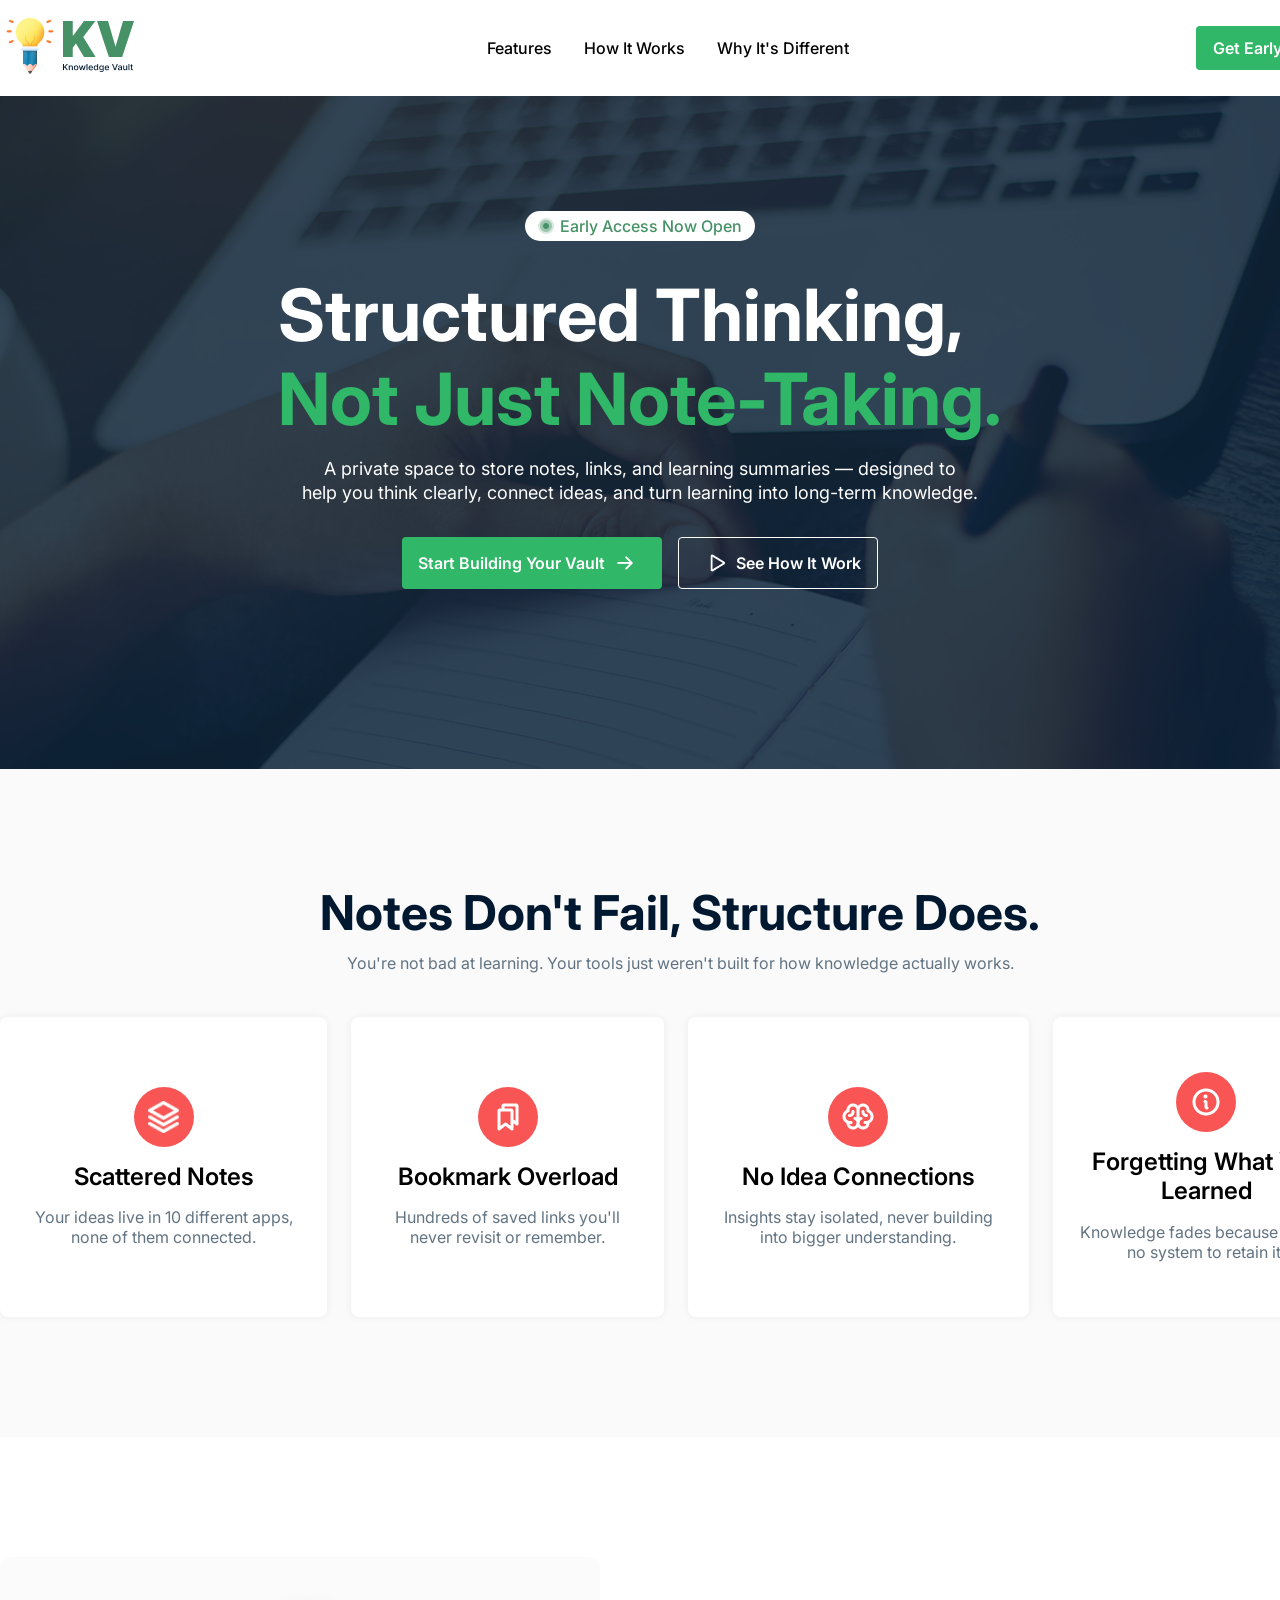
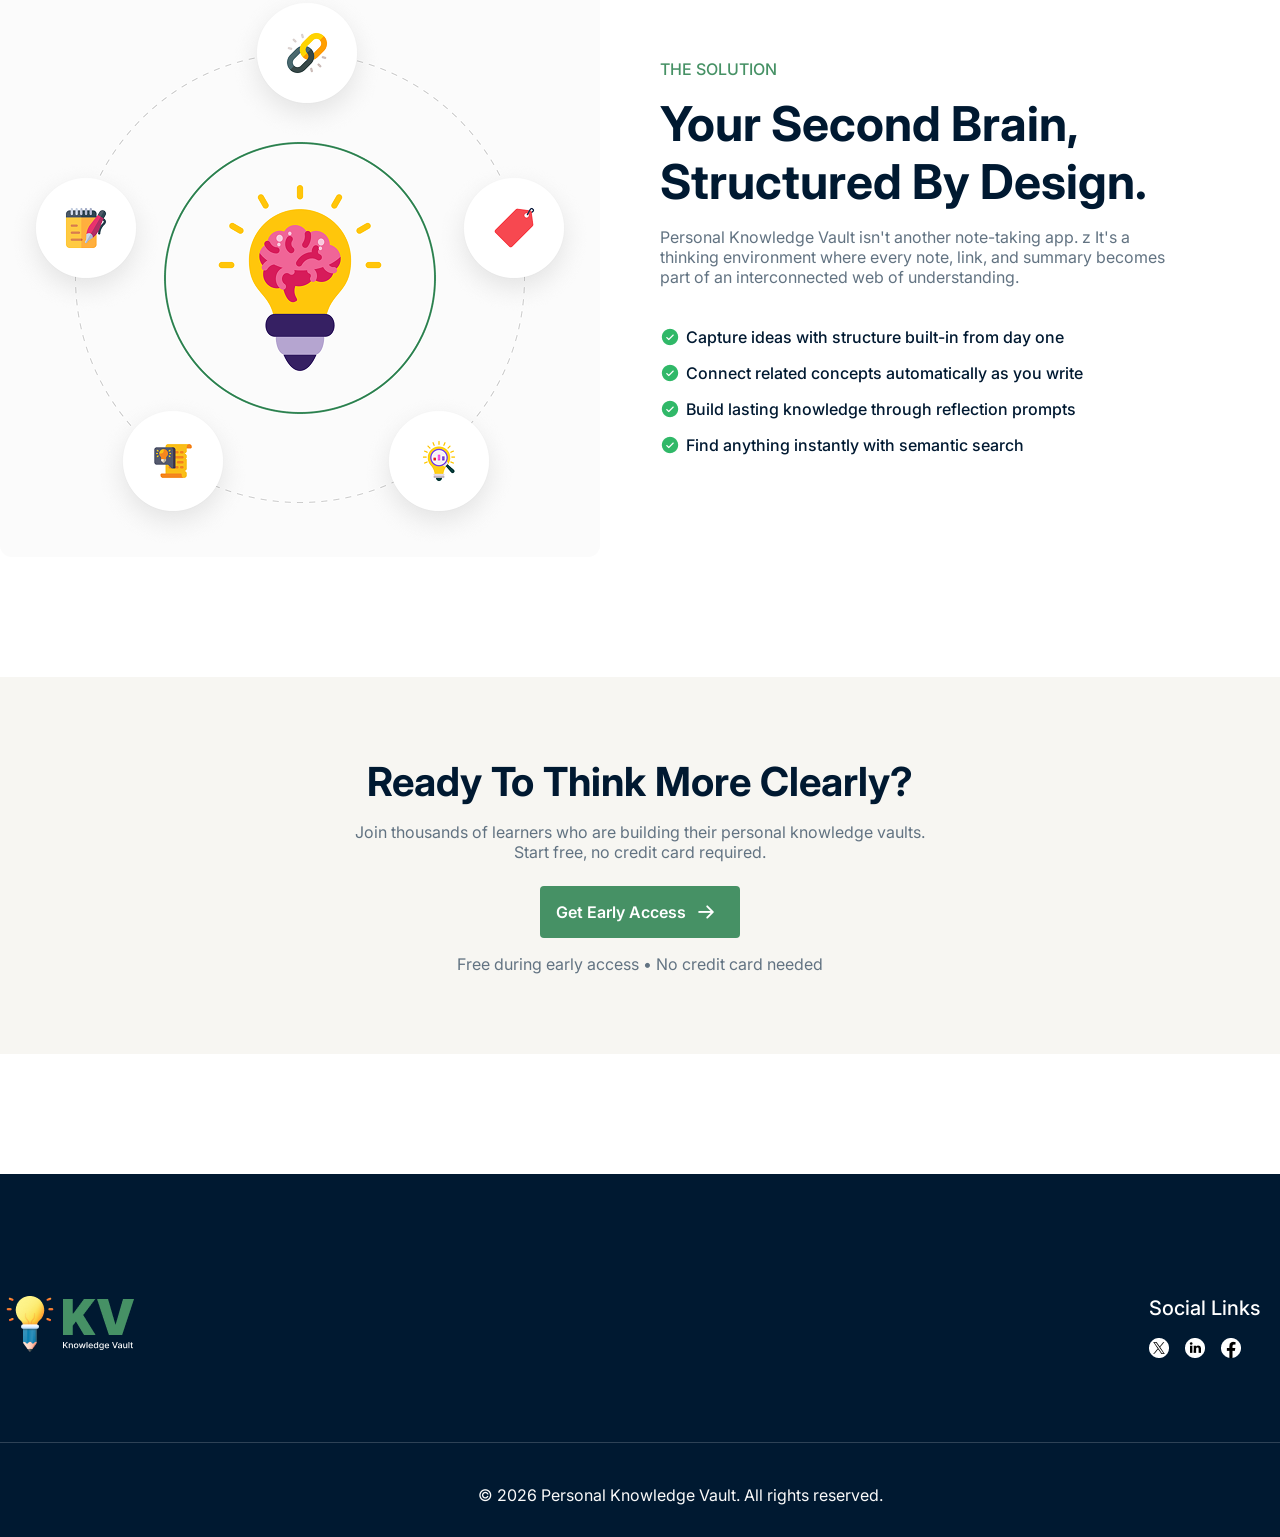
<file: index.html>
<!DOCTYPE html>
<html lang="en">
<head>
    <meta charset="UTF-8">
    <meta name="viewport" content="width=device-width, initial-scale=1.0">
    <link rel="stylesheet" href="style/style.css">
    <title>Assignment 1</title>
    <link rel="preconnect" href="https://fonts.googleapis.com">
    <link rel="preconnect" href="https://fonts.gstatic.com" crossorigin>
    <link href="https://fonts.googleapis.com/css2?family=Inter:ital,opsz,wght@0,14..32,100..900;1,14..32,100..900&family=Open+Sans:ital,wght@0,300..800;1,300..800&display=swap" rel="stylesheet">
</head>
<body>
    <!-- Navbar Section -->
    <header>
        <nav>
            <div class="logo">
                <a href=""><img src="assets/logo-navbar.png" alt=""></a>
            </div>
            <ul class="menu">
                <li><a href="#">Features</a></li>
                <li><a href="#">How It Works</a></li>
                <li><a href="#">Why It's Different</a></li>
            </ul>
            <button>
                <a href="#">Get Early Access</a>
            </button>
        </nav>
    </header>
    <!-- Banner Section -->
    <section class="banner">
        <div class="hero">
            <div class="early">
                <img src="assets/Group 5.png" alt="">
                <p id="early-p">Early Access Now Open</p>
            </div>
            <h1 class="hero-h1">
                Structured thinking,</br>
                <span>
                    not just note-taking.
                </span> 
            </h1>
            <p class="hero-p">
                A private space to store notes, links, and learning summaries — designed to</br>
                help you think clearly, connect ideas, and turn learning into long-term knowledge.
            </p>
            <div class="hero-btn-div">
                <div class="hero-btn-box1">
                    <button class="hero-btn-1">
                        <a href="">Start Building Your Vault</a>
                    </button>
                    <img class="hero-btn-img" src="assets/ArrowRight.png" alt="">
                </div>
                <div class="hero-btn-box2">
                    <img class="hero-btn-img" src="assets/Play.png" alt="">
                    <button class="hero-btn-2">
                        <a href="#">See How It Work</a>
                    </button>
                </div>
                
            </div>
        </div>
    </section>
    <!-- Notes Section -->
     <section class="note-sec">
        <div class="n-main-div">
            <div class="n-title-div">
                <h2>
                    Notes don't fail, Structure does.
                </h2>
                <p>
                    You're not bad at learning. Your tools just weren't built for how knowledge actually works.
                </p>
            </div>

            <div class="n-content-div">
                <div class="content-div">
                    <div class="icon-div">
                        <img src="assets/Vector.png" alt="">
                    </div>
                    <h4>Scattered notes</h4>
                    <p>Your ideas live in 10 different apps, none of them connected.</p>
                </div>
                <div class="content-div">
                    <div class="icon-div">
                        <img src="assets/Bookmarks.png" alt="">
                    </div>
                    <h4>Bookmark overload</h4>
                    <p>Hundreds of saved links you'll never revisit or remember.</p>
                </div>
                <div class="content-div">
                    <div class="icon-div">
                        <img src="assets/Brain.png" alt="">
                    </div>
                    <h4>No idea connections</h4>
                    <p>Insights stay isolated, never building into bigger understanding.</p>
                </div>
                <div class="content-div">
                    <div class="icon-div">
                        <img src="assets/Info.png" alt="">
                    </div>
                    <h4>Forgetting what you learned</h4>
                    <p>Knowledge fades because there's no system to retain it.</p>
                </div>
            </div>
        </div>
    </section>

    <!-- Second Brain Section -->
    <section class="brain-sec">
        <div class="b-main-div">
            <div class="b-div1">
                <img src="assets/knowledge.png" alt="">
            </div>

            <div class="b-div2">
                <p class="div2-p1">The Solution</p>
                <h2>Your second brain,</br>structured by design.</h2>
                <p class="div2-p2">
                    Personal Knowledge Vault isn't another note-taking app. z It's a thinking environment where every note, link, and summary becomes part of an interconnected web of understanding.
                </p>
                <div class="check-list">
                    <div class="check-div">
                        <img src="assets/CheckCircle.png" alt="">
                        <p>Capture ideas with structure built-in from day one</p>
                    </div>
                    <div class="check-div">
                        <img src="assets/CheckCircle.png" alt="">
                        <p>Connect related concepts automatically as you write</p>
                    </div>
                    <div class="check-div">
                        <img src="assets/CheckCircle.png" alt="">
                        <p>Build lasting knowledge through reflection prompts</p>
                    </div>
                    <div class="check-div">
                        <img src="assets/CheckCircle.png" alt="">
                        <p>Find anything instantly with semantic search</p>
                    </div>
                    
                </div>
            </div>
        </div>
    </section>

    <!-- Early Access Section -->
    <section class="early-sec">
        <div class="e-main-div">
            <div class="e-div1">
                <h2>
                    Ready to think more clearly?
                </h2>
                <p>
                    Join thousands of learners who are building their personal knowledge vaults.</br>Start free, no credit card required.
                </p>
            </div>
            <div class="e-div2">
                <div class="div2-btn-box1">
                    <button class="div2-btn1">
                        <a href="#">Get Early Access</a>
                    </button>
                    <img class="div2-btn-img" src="assets/ArrowRight.png" alt="">
                </div>
                <p>Free during early access • No credit card needed</p>
            </div>
        </div>
    </section>

    <!-- Footer Section -->
    <section class="foot-sec">
        <div class="f-main-div">
            <div class="f-div1">
                <img src="assets/logo-footer.png" alt="">
                <div class="social">
                    <div class="s-div1">
                        <p>
                        Social Links
                        </p>
                    </div>
                    <div class="s-div2">
                        <a href="#"><img src="assets/twiter.png" alt=""></img></a>
                        <a href="#"><img src="assets/linkdin.png" alt=""></img></a>
                        <a href="#"><img src="assets/facebook.png" alt=""></img></a>
                    </div>
                </div>
            </div>
            <div class="f-div2">
                <div></div>
                <p>© 2026 <a href="https://devrafid.github.io/assignment_1/">Personal Knowledge Vault.</a> All rights reserved.</p>
            </div>
        </div>
    </section>
</body>
</html>
</file>
<file: style/style.css>
*{
    margin: 0;
    padding: 0;
    box-sizing: border-box;
    font-family: "Inter", sans-serif;
    font-optical-sizing: auto;
}
p{
    font-size: 16px;
    font-weight: 400;
    line-height: 20px;
    color: #627382;
    text-align: center;
}
.inter{
  font-family: "Inter", sans-serif;
  font-optical-sizing: auto;
}

/* Nav-bar css */
nav div img{
    width:139px ;
    height:60px ;
}
header{
    padding: 0x auto;
    
}
nav{
    width: 1360px;
    margin: 0 auto;
    padding: 16px 0px;
    display: flex;
    justify-content: space-between;
    align-items: center;
}
.menu{
    display: flex;
    list-style: none;
    gap: 32px;
    align-items: center;
    
}
.menu a{
    text-decoration: none;
    color: #000000;
    font-size: 16px;
    font-weight: 500;
    line-height: 152%;
    text-transform: capitalize;
    transition-duration: 200ms;
}
.menu a:hover{
    color: #30B868;
}
nav button{
    color: white;
    padding: 12px 16px;
    border-radius: 4px;
    border:none ;
    background-color: #30B868;
    width: 164px;
    height: 44px;
    cursor: pointer;
    transition-duration: 200ms;
}
nav button:hover{
    background-color:#F95555 ;
}
nav button a{
    text-decoration: none;
    color: #ffffff;
    font-size: 16px;
    font-weight: 600;
}
/* Banner Section Css */
.banner{
    background-image: url("../assets/hero-bg.png");
    background-repeat: no-repeat;
    background-position: center;
    background-size: cover;
    align-items: center;
    display: flex;
    justify-content: center
}
.hero{
    width: 1360px;
    height: fit-content;
    gap: 16px;
    display: flex;
    flex-direction: column;
    align-items: center;
    margin: 115px auto 180px auto;
}
.early{
    display: flex;
    padding: 8px 12px;
    width: 230px;
    height: 30px;
    border-radius: 1000px;
    gap: 6px;
    background-color:#FFFFFF ;
    align-items: center;
    justify-content: center;
    margin-bottom: 16px;
}
#early-p{
    color: #469165;
    font-size: 16px;
    font-weight: 500;
    
}
.hero-h1{
    font-size: 72px;
    font-weight: 700;
    line-height: 84px;
    color: white;
    text-transform: capitalize;
}
.hero-h1 span{
    color:#30B868 ;
}
.hero-p{
    font-size: 18px;
    color: #FFFFFF;
    font-weight: 400;
    line-height: 24px;
}

.hero-btn-div{
    justify-content: center;
    display: flex;
    gap: 16px;
    margin-top: 16px;
}
.hero-btn-box1{
    display: flex;
    width: 260px;
    height: 52px;
    border-radius: 4px;
    padding: 12px 16px;
    background-color: #30B868;
    gap: 10px;
    align-content: center;
    cursor: pointer;
    transition-duration: 200ms;
}
.hero-btn-box1:hover{
    background-color: #F95555;
    gap: 15px;
}
.hero-btn-1{
    border: none;
    background-color: #00000000;
    align-items: center;
    cursor: pointer;
    transition-duration: 200ms;
}
.hero-btn-1 a{
    text-decoration: none;
    color: #ffffff;
    font-size: 16px;
    font-weight: 600;
}
.hero-btn-box2{
    display: flex;
    width: 200px;
    height: 52px;
    border-radius: 4px;
    padding: 12px 16px;
    background-color: #00000000;
    border: 1px solid white;
    justify-content: right;
    gap: 10px;
    cursor: pointer;
    transition-duration: 200ms;
}
.hero-btn-box2:hover{
    background-color: #F95555;
    gap: 15px;
}
.hero-btn-2{
    border: none;
    background-color: #00000000;
}
.hero-btn-2 a{
    text-decoration: none;
    color: #ffffff;
    font-size: 16px;
    font-weight: 600;
}
.hero-btn-img{
    width: 20px;
    height: 20px;
    align-items: center;
    justify-content: center;
    align-self: center;
}

/* Note Section Css */
.note-sec{
    width: auto;
    display: flex;
    flex-direction: column;
    align-items: center;
    background-color: #fafafa;
}
.n-main-div{
    width: 1360px;
    margin: 120px auto;
    display: flex;
    flex-direction: column;
    align-items: center;
    gap: 44px;
}
.n-title-div{
    display: flex;
    flex-direction: column;
    align-items: center;
    gap: 16px;
}
.n-title-div h2{
    font-size: 48px;
    font-weight: 700;
    text-transform: capitalize;
    line-height: 100%;
    color: #001931;
}
.n-content-div{
    display: flex;
    flex-direction: row;
    gap: 24px;
}
.content-div{
    height: 300px;
    display: flex;
    flex-direction: column;
    border-radius: 8px;
    padding: 24px;
    background-color: #FFFFFF;
    gap: 16px;
    align-items: center;
    justify-content: center;
    box-shadow:0 0 8px 0 #0000000F;
}
.icon-div{
    background-color: #F95555;
    width: 60px;
    height: 60px;
    display: flex;
    flex-direction: column;
    border-radius: 50px;
    align-items: center;
    justify-content: center;
}
.icon-div img{
    width: 32px;
    height: 32px;
}
.content-div h4{
    font-size: 24px;
    font-weight: 600;
    line-height: 120%;
    text-transform: capitalize;
    text-align: center;
    columns: #001931;
}

/* Second Brain Section css */
.brain-sec{
    width: auto;
    display: flex;
    flex-direction: column;
    align-items: center;
}
.b-main-div{
    display: flex;
    flex-direction: row;
    width: 1360px;
    margin: 120px auto;
    gap: 60px;
    align-items: center;
}
.b-div1{
    display: flex;
    flex-direction: column;
    border-radius: 12px;
}
.b-div1 img{
    height: 600px;
    width: 600px;
}
.b-div2{
    display: flex;
    flex-direction: column;
    gap: 16px;
}
.b-div2 h2{
    font-size: 48px;
    font-weight: 700;
    line-height: 120%;
    text-transform: capitalize;
    color: #001931;
}
.div2-p1{
    font-weight: 500;
    color: #469165;
    text-transform: uppercase;
    text-align: left;
}
.div2-p2{
    text-align: left;
    margin-right: 190px;
}
.check-list{
    display: flex;
    flex-direction: column;
    gap: 16px;
    margin-top: 24px;
}
.check-div{
    display: flex;
    flex-direction: row;
    gap: 6px;
}
.check-div img{
    height: 20px;
    width: 20px;
}
.check-div p{
    color: #001931;
    text-align: left;
    font-weight: 500;
}

/* Early Access Section css */
.early-sec{
    width: auto;
    display: flex;
    flex-direction: column;
    align-items: center;
}
.e-main-div{
    width: 1360px;
    display: flex;
    flex-direction: column;
    background-color: #F7F6F2;
    border-radius: 12px;
    padding: 80px 40px;
    gap: 24px;
    margin-bottom: 120px;
}
.e-div1{
    display: flex;
    flex-direction: column;
    gap: 16px;
}
.e-div1 h2{
    color: #001931;
    font-size: 40px;
    font-weight: 700;
    text-align: center;
    text-transform: capitalize;
}
.e-div2{
    display: flex;
    flex-direction: column;
    align-items: center;
    gap: 16px;
}
.div2-btn-box1{
    display: flex;
    flex-direction: row;
    width: 200px;
    height: 52px;
    border-radius: 4px;
    /* padding: 12px 16px; */
    padding-left: 16px;
    background-color: #469165;
    gap: 10px;
    cursor: pointer;
    transition-duration: 200ms;
    /* justify-content: center; */
}
.div2-btn-box1:hover{
    background-color: #F95555;
    gap: 20px;
}
.div2-btn-box1{
    align-items: center;
}
.div2-btn1{
    border: none;
    background-color: #00000000;
    align-items: center;
    cursor: pointer;
    transition-duration: 200ms;
}
.div2-btn1 a{
    text-decoration: none;
    color: #ffffff;
    font-size: 16px;
    font-weight: 600;
    text-align: left;
}

/* Footer Section css */
.foot-sec{
    width: auto;
    display: flex;
    flex-direction: column;
    align-items: center;
    background-color: #001931;
}
.f-main-div{
    width: 1360px;
    display: flex;
    flex-direction: column;
    margin: 120px auto 30px auto;
    gap: 80px;
}
.f-div1{
    display: flex;
    flex-direction: row;
    justify-content: space-between;
}
.f-div1 img{
    width: 139px;
    height: 60px;
}
.social{
    display: flex;
    flex-direction: column;
    gap: 16px;
    justify-content: space-between;
    margin-right: 100px;
}
.s-div1{
    display: flex;
    flex-direction: column;
}
.s-div1 p{
    font-size: 20px;
    font-weight: 500;
    line-height: 28px;
    color: #FFFFFF;
    text-align: left;
}
.s-div2{
    display: flex;
    flex-direction: row;
    gap: 16px;
    justify-content: left;
}
.s-div2 img{
    width: 20px;
    height: 20px;
    cursor: pointer;
}
.f-div2{
    display: flex;
    flex-direction: column;
    justify-content: space-between;
}
.f-div2 div{
    border-bottom: 1px solid #E5E7EB33;
    margin-bottom: 40px;

}
.f-div2 p{
    line-height: 24px;
    color: #FAFAFA;
}
.f-div2 p a{
    line-height: 24px;
    color: #FAFAFA;
    text-decoration: none;
}
</file>
